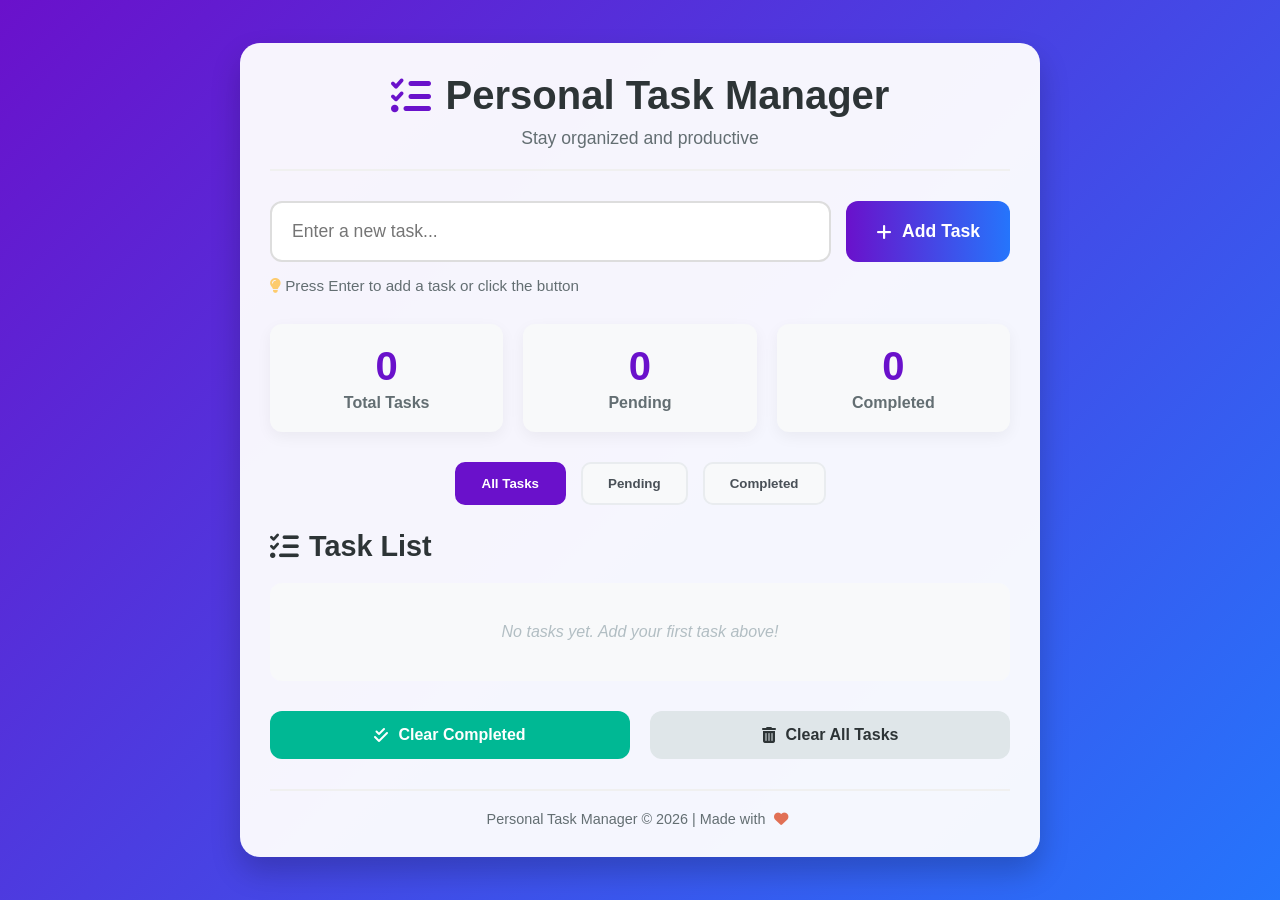
<file: index.html>
<!DOCTYPE html>
<html lang="en">
<head>
    <meta charset="UTF-8">
    <meta name="viewport" content="width=device-width, initial-scale=1.0">
    <title>Personal Task Manager</title>
    <link rel="stylesheet" href="style.css">
    <link rel="stylesheet" href="https://cdnjs.cloudflare.com/ajax/libs/font-awesome/6.4.0/css/all.min.css">
</head>
<body>
    <div class="container">
        <header>
            <h1><i class="fas fa-tasks"></i> Personal Task Manager</h1>
            <p class="subtitle">Stay organized and productive</p>
        </header>
        
        <main>
            <div class="input-section">
                <div class="input-group">
                    <input type="text" id="taskInput" placeholder="Enter a new task..." autocomplete="off">
                    <button id="addTaskBtn" class="add-btn">
                        <i class="fas fa-plus"></i> Add Task
                    </button>
                </div>
                <div class="instructions">
                    <p><i class="fas fa-lightbulb"></i> Press Enter to add a task or click the button</p>
                </div>
            </div>
            
            <div class="stats-section">
                <div class="stat-box">
                    <span class="stat-count" id="totalTasks">0</span>
                    <span class="stat-label">Total Tasks</span>
                </div>
                <div class="stat-box">
                    <span class="stat-count" id="pendingTasks">0</span>
                    <span class="stat-label">Pending</span>
                </div>
                <div class="stat-box">
                    <span class="stat-count" id="completedTasks">0</span>
                    <span class="stat-label">Completed</span>
                </div>
            </div>
            
            <div class="filter-section">
                <button class="filter-btn active" data-filter="all">All Tasks</button>
                <button class="filter-btn" data-filter="pending">Pending</button>
                <button class="filter-btn" data-filter="completed">Completed</button>
            </div>
            
            <section class="task-list-section" id="taskListSection">
                <h2><i class="fas fa-list-check"></i> Task List</h2>
                <p class="empty-message" id="emptyMessage">No tasks yet. Add your first task above!</p>
                <ul id="taskList">
                    <!-- Tasks will be added here dynamically -->
                </ul>
            </section>
           
           
            <div class="task-actions">
                <button id="clearCompletedBtn" class="action-btn">
                    <i class="fas fa-check-double"></i> Clear Completed
                </button>
                <button id="clearAllBtn" class="action-btn secondary">
                    <i class="fas fa-trash-alt"></i> Clear All Tasks
                </button>
            </div>
        </main>
        
        <footer>
            <p>Personal Task Manager &copy; 2026 | Made with <i class="fas fa-heart"></i></p>
        </footer>
    </div>
    
    <script src="app.js"></script>
</body>
</html>
</file>
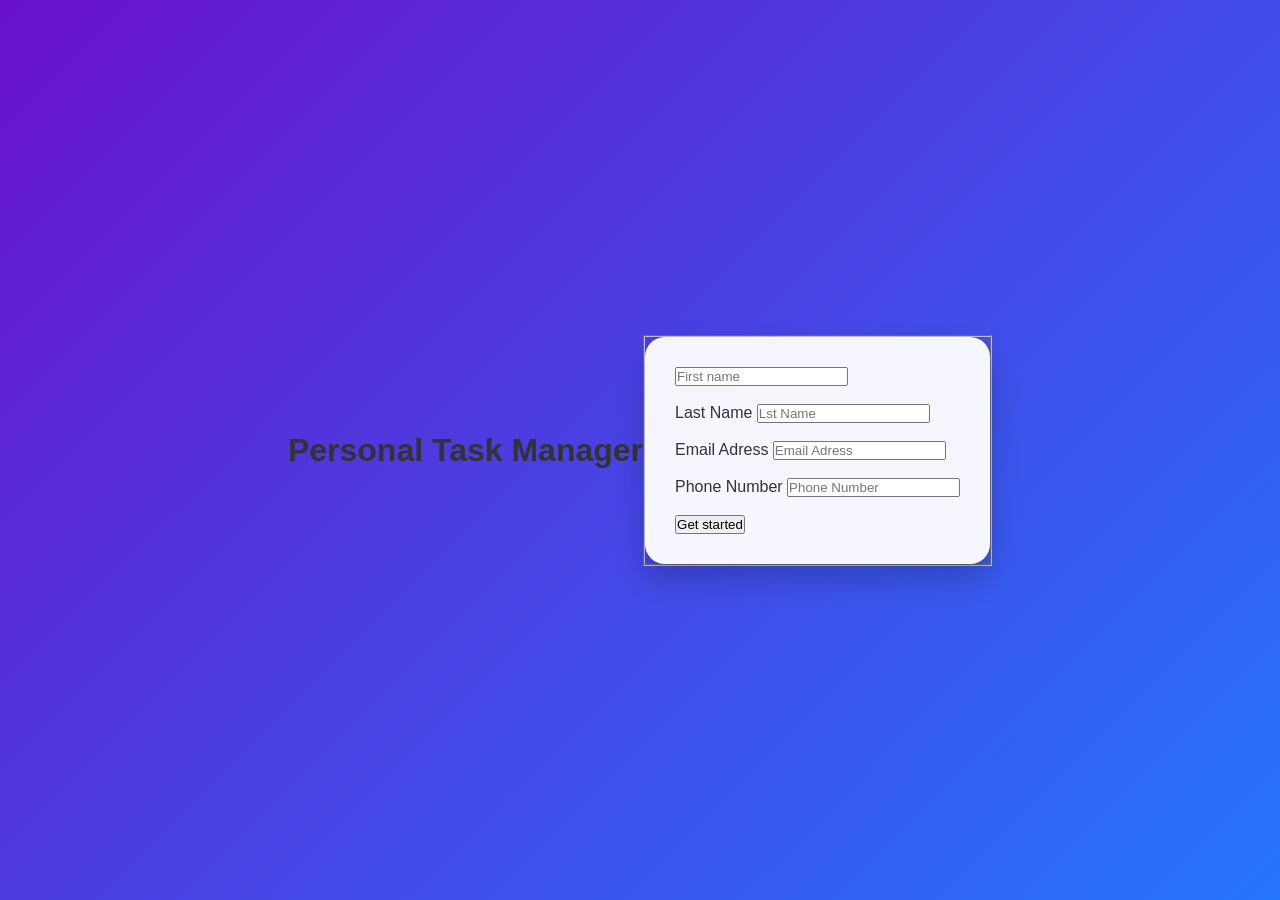
<file: ss.html>
<!DOCTYPE html>
<html lang="en">
<head>
    <meta charset="UTF-8">
    <meta name="viewport" content="width=device-width, initial-scale=1.0">
    <title>Document</title>
    <link rel="stylesheet" href="style.css">
</head>
<body>
 <h1>Personal Task Manager</h1>
 <form>
    <fieldset>
        <div class="container">
    <input type="text" placeholder="First name" required><br><br>
    <label>Last Name</label>
    <input type="text" placeholder="Lst Name" required><br><br>
    <label>Email Adress</label>
    <input type="text" placeholder="Email Adress" required><br><br>
    <label>Phone Number</label>
    <input type="number" placeholder="Phone Number"><br><br>
    <button a href="index.html">Get started</button>
</div>
    </fieldset>
 </form>




 </div>   
</body>
</html>
</file>
<file: style.css>
/*Reset and Base Styles*/
* {
    margin: 0;
    padding: 0;
    box-sizing: border-box;
    font-family: 'Segoe UI', Tahoma, Geneva, Verdana, sans-serif;
}

body {
    background: linear-gradient(135deg, #6a11cb 0%, #2575fc 100%);
    color: #333;
    min-height: 100vh;
    padding: 20px;
    display: flex;
    justify-content: center;
    align-items: center;
}

.container {
    width: 100%;
    max-width: 800px;
    background-color: rgba(255, 255, 255, 0.95);
    border-radius: 20px;
    box-shadow: 0 15px 30px rgba(0, 0, 0, 0.2);
    overflow: hidden;
    padding: 30px;
}

/* Header Styles */
header {
    text-align: center;
    margin-bottom: 30px;
    padding-bottom: 20px;
    border-bottom: 2px solid #f0f0f0;
}

header h1 {
    color: #2d3436;
    font-size: 2.5rem;
    margin-bottom: 10px;
    display: flex;
    align-items: center;
    justify-content: center;
    gap: 15px;
}

header h1 i {
    color: #6a11cb;
}

.subtitle {
    color: #636e72;
    font-size: 1.1rem;
    font-weight: 500;
}

/* Input Section */
.input-section {
    margin-bottom: 30px;
}

.input-group {
    display: flex;
    gap: 15px;
    margin-bottom: 15px;
}

#taskInput {
    flex: 1;
    padding: 18px 20px;
    font-size: 1.1rem;
    border: 2px solid #ddd;
    border-radius: 12px;
    outline: none;
    transition: all 0.3s;
}

#taskInput:focus {
    border-color: #6a11cb;
    box-shadow: 0 0 0 3px rgba(106, 17, 203, 0.2);
}

.add-btn {
    background: linear-gradient(to right, #6a11cb, #2575fc);
    color: white;
    border: none;
    border-radius: 12px;
    padding: 0 30px;
    font-size: 1.1rem;
    font-weight: 600;
    cursor: pointer;
    display: flex;
    align-items: center;
    gap: 10px;
    transition: all 0.3s;
}

.add-btn:hover {
    transform: translateY(-3px);
    box-shadow: 0 7px 14px rgba(106, 17, 203, 0.3);
}

.add-btn:active {
    transform: translateY(-1px);
}

.instructions {
    color: #636e72;
    font-size: 0.95rem;
    display: flex;
    align-items: center;
    gap: 10px;
}

.instructions i {
    color: #fdcb6e;
}

/* Stats Section */
.stats-section {
    display: flex;
    justify-content: space-between;
    margin-bottom: 30px;
    gap: 20px;
}

.stat-box {
    flex: 1;
    background-color: #f8f9fa;
    border-radius: 12px;
    padding: 20px;
    text-align: center;
    box-shadow: 0 5px 15px rgba(0, 0, 0, 0.05);
    transition: transform 0.3s;
}

.stat-box:hover {
    transform: translateY(-5px);
}

.stat-count {
    display: block;
    font-size: 2.5rem;
    font-weight: 700;
    color: #6a11cb;
    margin-bottom: 5px;
}

.stat-label {
    font-size: 1rem;
    color: #636e72;
    font-weight: 600;
}

/* Filter Section */
.filter-section {
    display: flex;
    gap: 15px;
    margin-bottom: 25px;
    justify-content: center;
}

.filter-btn {
    padding: 12px 25px;
    background-color: #f8f9fa;
    border: 2px solid #e9ecef;
    border-radius: 10px;
    color: #495057;
    font-weight: 600;
    cursor: pointer;
    transition: all 0.3s;
}

.filter-btn:hover {
    background-color: #e9ecef;
}

.filter-btn.active {
    background-color: #6a11cb;
    color: white;
    border-color: #6a11cb;
}

/* Task List Section */
.task-list-section {
    margin-bottom: 30px;
}

.task-list-section h2 {
    color: #2d3436;
    font-size: 1.8rem;
    margin-bottom: 20px;
    display: flex;
    align-items: center;
    gap: 10px;
}

.empty-message {
    text-align: center;
    color: #b2bec3;
    font-style: italic;
    padding: 40px 20px;
    background-color: #f8f9fa;
    border-radius: 12px;
    margin-bottom: 20px;
}

#taskList {
    list-style-type: none;
}

.task-item {
    background-color: white;
    border-radius: 12px;
    padding: 20px;
    margin-bottom: 15px;
    display: flex;
    align-items: center;
    box-shadow: 0 5px 15px rgba(0, 0, 0, 0.05);
    transition: all 0.3s;
    border-left: 5px solid #6a11cb;
}

.task-item:hover {
    transform: translateX(5px);
    box-shadow: 0 7px 20px rgba(0, 0, 0, 0.1);
}

.task-item.completed {
    border-left-color: #00b894;
    opacity: 0.8;
}

.task-content {
    flex: 1;
    margin-left: 15px;
    margin-right: 15px;
}

.task-text {
    font-size: 1.1rem;
    color: #2d3436;
    margin-bottom: 5px;
}

.task-item.completed .task-text {
    text-decoration: line-through;
    color: #636e72;
}

.task-date {
    font-size: 0.85rem;
    color: #636e72;
}

.task-actions {
    display: flex;
    gap: 10px;
}

.task-btn {
    width: 40px;
    height: 40px;
    border-radius: 50%;
    border: none;
    display: flex;
    align-items: center;
    justify-content: center;
    cursor: pointer;
    transition: all 0.3s;
}

.complete-btn {
    background-color: #00b894;
    color: white;
}

.complete-btn:hover {
    background-color: #00a085;
    transform: scale(1.1);
}

.delete-btn {
    background-color: #e17055;
    color: white;
}

.delete-btn:hover {
    background-color: #d65b40;
    transform: scale(1.1);
}

/* Task Actions Section */
.task-actions {
    display: flex;
    justify-content: space-between;
    margin-bottom: 30px;
    gap: 20px;
}

.action-btn {
    flex: 1;
    padding: 15px;
    font-size: 1rem;
    font-weight: 600;
    border-radius: 12px;
    border: none;
    cursor: pointer;
    display: flex;
    align-items: center;
    justify-content: center;
    gap: 10px;
    transition: all 0.3s;
}

.action-btn:first-child {
    background-color: #00b894;
    color: white;
}

.action-btn:first-child:hover {
    background-color: #00a085;
    transform: translateY(-3px);
}

.action-btn.secondary {
    background-color: #dfe6e9;
    color: #2d3436;
}

.action-btn.secondary:hover {
    background-color: #b2bec3;
    transform: translateY(-3px);
}

/* Footer */
footer {
    text-align: center;
    padding-top: 20px;
    border-top: 2px solid #f0f0f0;
    color: #636e72;
    font-size: 0.9rem;
}

footer i {
    color: #e17055;
    margin: 0 5px;
}

/* Responsive Design */
@media (max-width: 768px) {
    .container {
        padding: 20px;
    }
    
    header h1 {
        font-size: 2rem;
        flex-direction: column;
        gap: 10px;
    }
    
    .input-group {
        flex-direction: column;
    }
    
    .add-btn {
        padding: 15px;
        justify-content: center;
    }
    
    .stats-section {
        flex-direction: column;
    }
    
    .filter-section {
        flex-direction: column;
    }
    
    .task-actions {
        flex-direction: column;
    }
    
    .task-item {
        flex-direction: column;
        text-align: center;
        gap: 15px;
    }
    
    .task-content {
        margin: 0;
    }
}
/* Add this to your CSS file */
.task-container {
    max-width: 1200px;
    margin: 0 auto;
    padding: 20px;
}

.task-header {
    text-align: center;
    margin-bottom: 30px;
    padding: 20px;
    background-color: #f8f9fa;
    border-radius: 8px;
}
</file>
